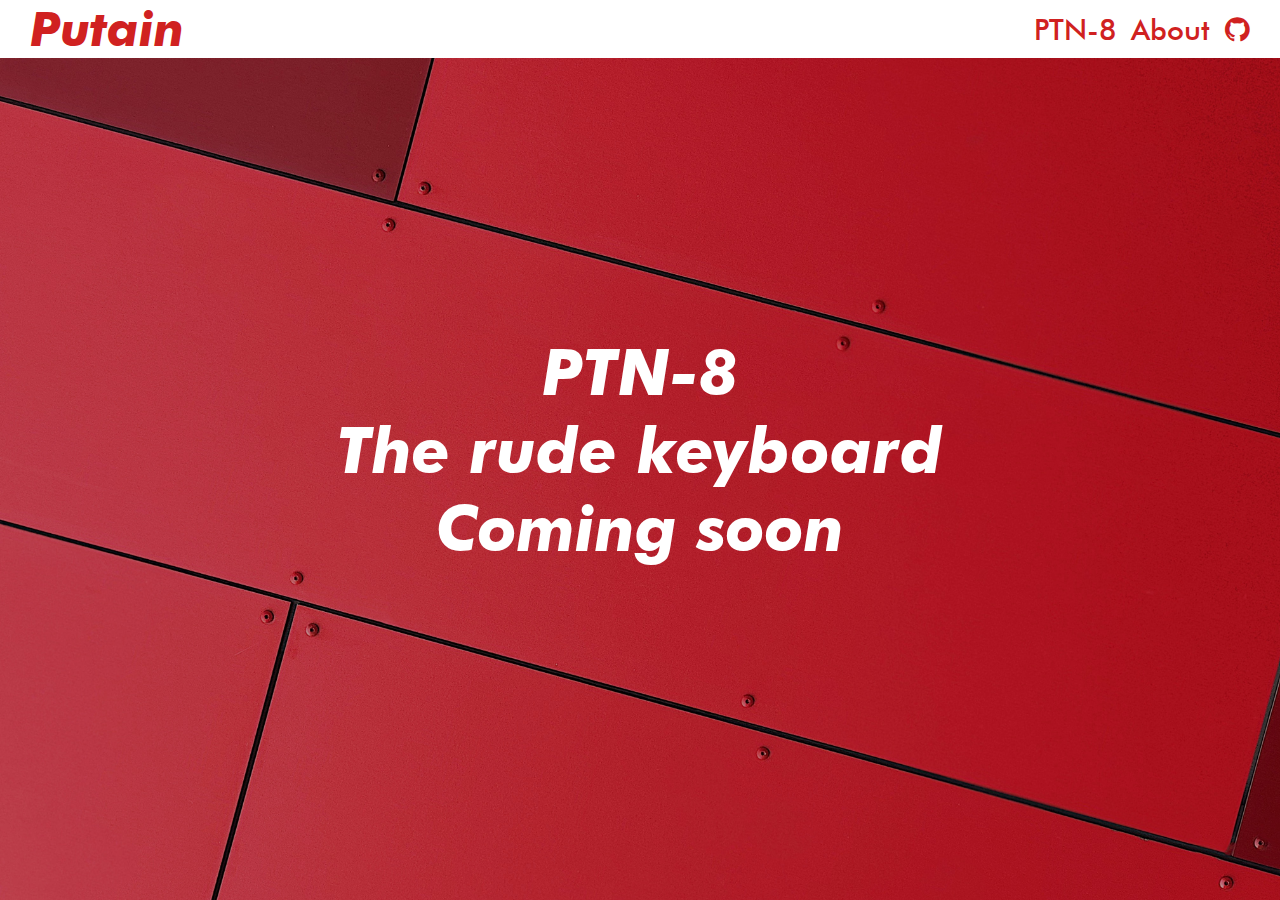
<file: index.html>
<!DOCTYPE html>
<html>
  <head>
    <!--Useless comment-->
    <meta charset="utf-8" />
    <link rel="stylesheet" href="style.css" />
    <title>Putain.studio</title>
    <link rel="shortcut icon" type="image/jpg" href="images/icon.jpg"/>
    <link rel="stylesheet" href="https://cdnjs.cloudflare.com/ajax/libs/font-awesome/4.7.0/css/font-awesome.min.css">
  </head>

  <body>
    <div id="topsection">

      <header>
        <h1><a href="index.html">Putain</a></h1>
        
        <nav>
          <a href="ptn-8.html">PTN-8</a>
          <a href="about.html">About</a>
          <a href="https://github.com/synthe102/ptn-8"><i class="fa fa-github"></i></a>
        </nav>
      </header>

    </div>
    <section id="soon">
      <p>PTN-8</p>
      <p>The rude keyboard</p>
      <p>Coming soon</p>
    </section>
    
  </body>
</html>
</file>
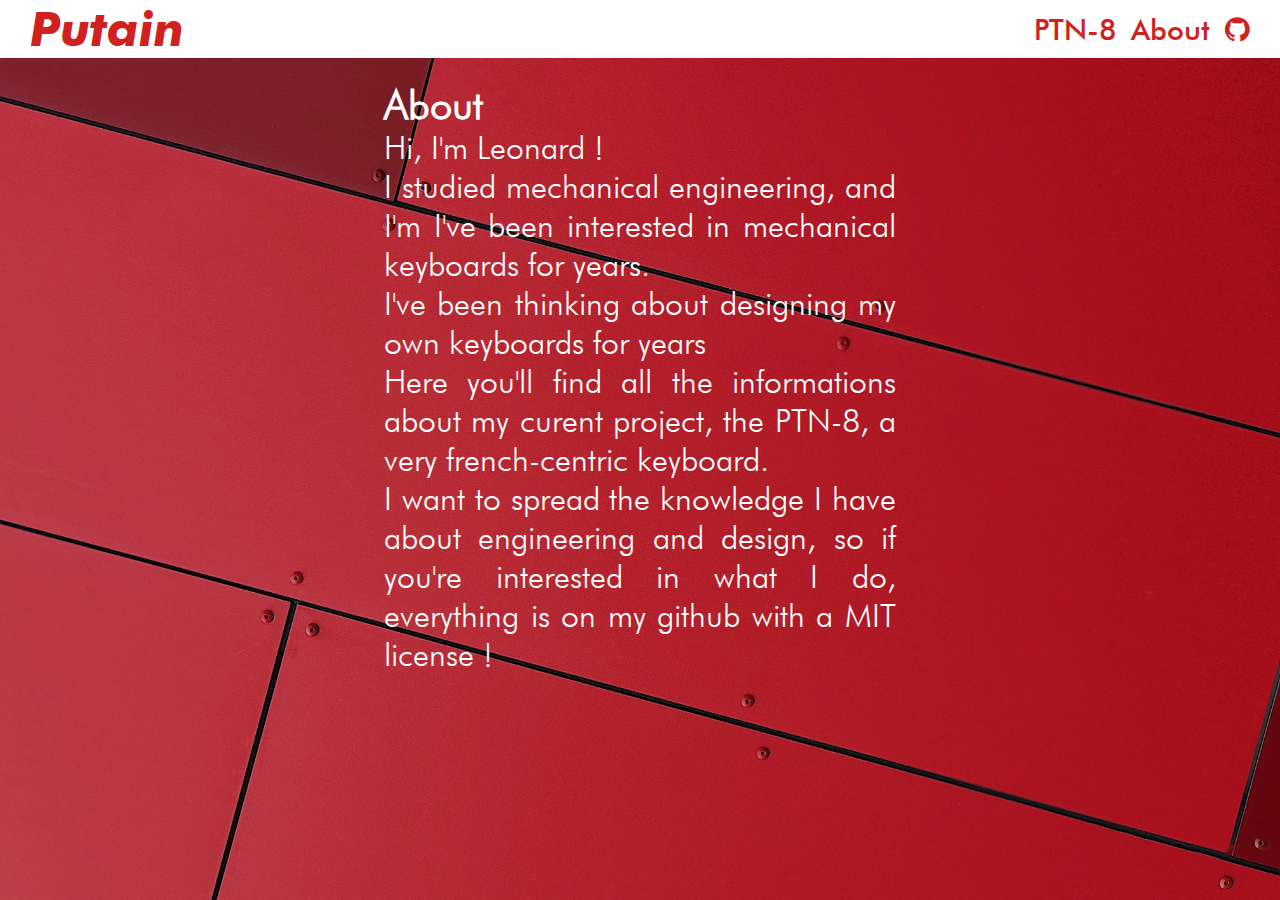
<file: about.html>
<!DOCTYPE html>
<html>
  <head>
    <!--Useless comment-->
    <meta charset="utf-8" />
    <link rel="stylesheet" href="style.css" />
    <title>About</title>
    <link rel="shortcut icon" type="image/jpg" href="images/icon.jpg"/>
    <link rel="stylesheet" href="https://cdnjs.cloudflare.com/ajax/libs/font-awesome/4.7.0/css/font-awesome.min.css">
  </head>

  <body>
    <div id="topsection">

      <header>
        <h1><a href="index.html">Putain</a></h1>
        
        <nav>
          <a href="ptn-8.html">PTN-8</a>
          <a href="about.html">About</a>
          <a href="https://github.com/synthe102/ptn-8"><i class="fa fa-github"></i></a>
        </nav>
      </header>

    </div>
    <section id="about">
      <h3>About</h3>
      <p>Hi, I'm Leonard !<br>
      I studied mechanical engineering, and I'm I've been interested in mechanical keyboards for years.</p>
      <p>I've been thinking about designing my own keyboards for years</p>
      <p>Here you'll find all the informations about my curent project, the PTN-8, a very french-centric keyboard.</p>
      <p>I want to spread the knowledge I have about engineering and design, so if you're interested in what I do, everything is on my github with a MIT license !</p>
    </section>
    
  </body>
</html>
</file>
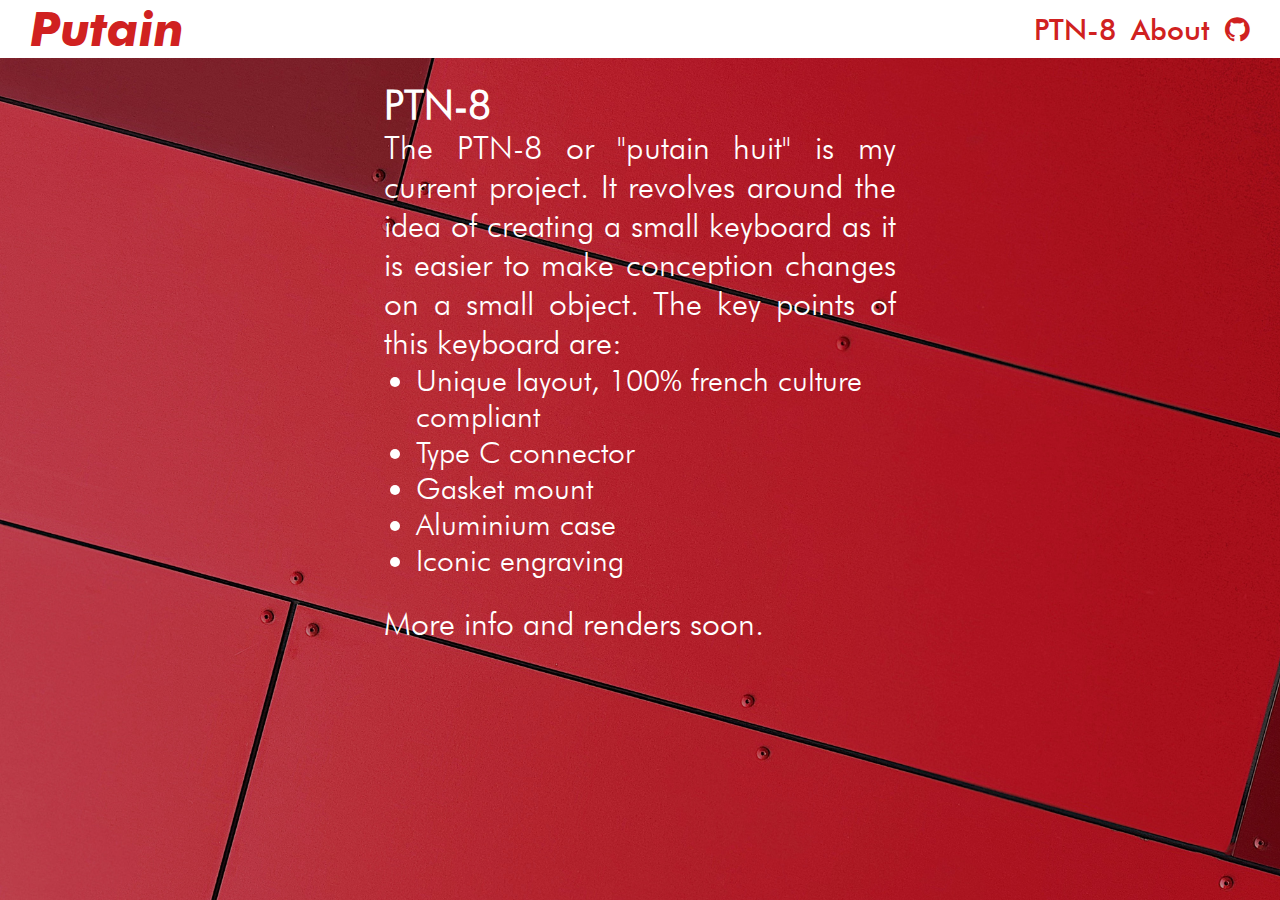
<file: ptn-8.html>
<!DOCTYPE html>
<html>
  <head>
    <!--Useless comment-->
    <meta charset="utf-8" />
    <link rel="stylesheet" href="style.css" />
    <title>PTN-8</title>
    <link rel="shortcut icon" type="image/jpg" href="images/icon.jpg"/>
    <link rel="stylesheet" href="https://cdnjs.cloudflare.com/ajax/libs/font-awesome/4.7.0/css/font-awesome.min.css">
  </head>

  <body>
    <div id="topsection">

      <header>
        <h1><a href="index.html">Putain</a></h1>
        
        <nav>
          <a href="ptn-8.html">PTN-8</a>
          <a href="about.html">About</a>
          <a href="https://github.com/synthe102/ptn-8"><i class="fa fa-github"></i></a>
        </nav>
      </header>

    </div>
    <section id="about">
      <h3>PTN-8</h3>
      <p>The PTN-8 or "putain huit" is my current project.
        It revolves around the idea of creating a small keyboard as it is easier to make conception changes on a small object.
        The key points of this keyboard are:
      </p>
      <ul>
        <li>Unique layout, 100% french culture compliant</li>
        <li>Type C connector</li>
        <li>Gasket mount</li>
        <li>Aluminium case</li>
        <li>Iconic engraving</li>
      </ul>
      <p>More info and renders soon.</p>
    </section>
    
  </body>
</html>
</file>
<file: style.css>
/*CSS Reset stylesheet.*/

*
{
  margin: 0;
  padding: 0;
  border: 0;
  outline: 0;
  font-size: 100%;
  vertical-align: baseline;
  background: transparent;
}

/*Actual stylesheet.*/

body
{
  margin: 0;
  padding: 0;
  background: url(images/red_background.jpg) no-repeat fixed;
  background-size: cover;
  color: white;
  width: 100%;
  height: 100vh;
}

p
{
  text-align: center;
  font-size: 0.8em;
}

#topsection {
  background-color: white;
  color: #D02120;
  position: fixed;
  width: 100%;
  z-index: 999;
}

a {
  text-decoration: none;
  color: #D02120;
}

a:visited {
  color: #D02120;
}

a:focus {
  color: #D02120;
}

header
{
  display: flex;
  padding-left: 30px;
  font-family: 'FuturaBoldItalic';
  font-size: 3em;
  justify-content: space-between;
  vertical-align: middle;
}

nav {
  font-family: 'FuturaMedium';
  display: flex;
  font-size: 0.6em;
}

nav a {
  margin-right: 15px;
  padding-top: auto;
  margin-top: auto;
  margin-bottom: auto;
}

nav i {
  margin-right: 15px;
  margin-top: auto;
  margin-bottom: auto;
}

#soon {
  font-family: 'FuturaBoldItalic';
  font-size: 5em;
  display: flex;
  flex-direction: column;
  justify-content: center;
  height: 100%;
}

#about {
  font-family: 'FuturaLight';
  font-size: 2.5em;
  position: relative;
  top: 2em;
  z-index: 99;
  display: flex;
  flex-direction: column;
  align-items: center;
}

#about h3 {
  margin: 0%;
  text-align: left;
  width: 40%;
  font-size: 1em;
}

#about p {
  margin: 0%;
  text-align: justify;
  width: 40%;
  word-wrap: break-word;
}

#about ul {
  margin-left: 5%;
  margin-bottom: 2%;
  width: 40%;
  font-size: 0.75em;
}

section p {
  vertical-align: middle;
}

@font-face {
  font-family: 'FuturaBoldItalic';
  src: url('fonts/FuturaBoldItalic.ttf');
}

@font-face {
  font-family: 'FuturaMedium';
  src: url('fonts/FuturaMedium.ttf');
}

@font-face {
  font-family: 'FuturaLight';
  src: url('fonts/FuturaLight.ttf');
}
</file>
